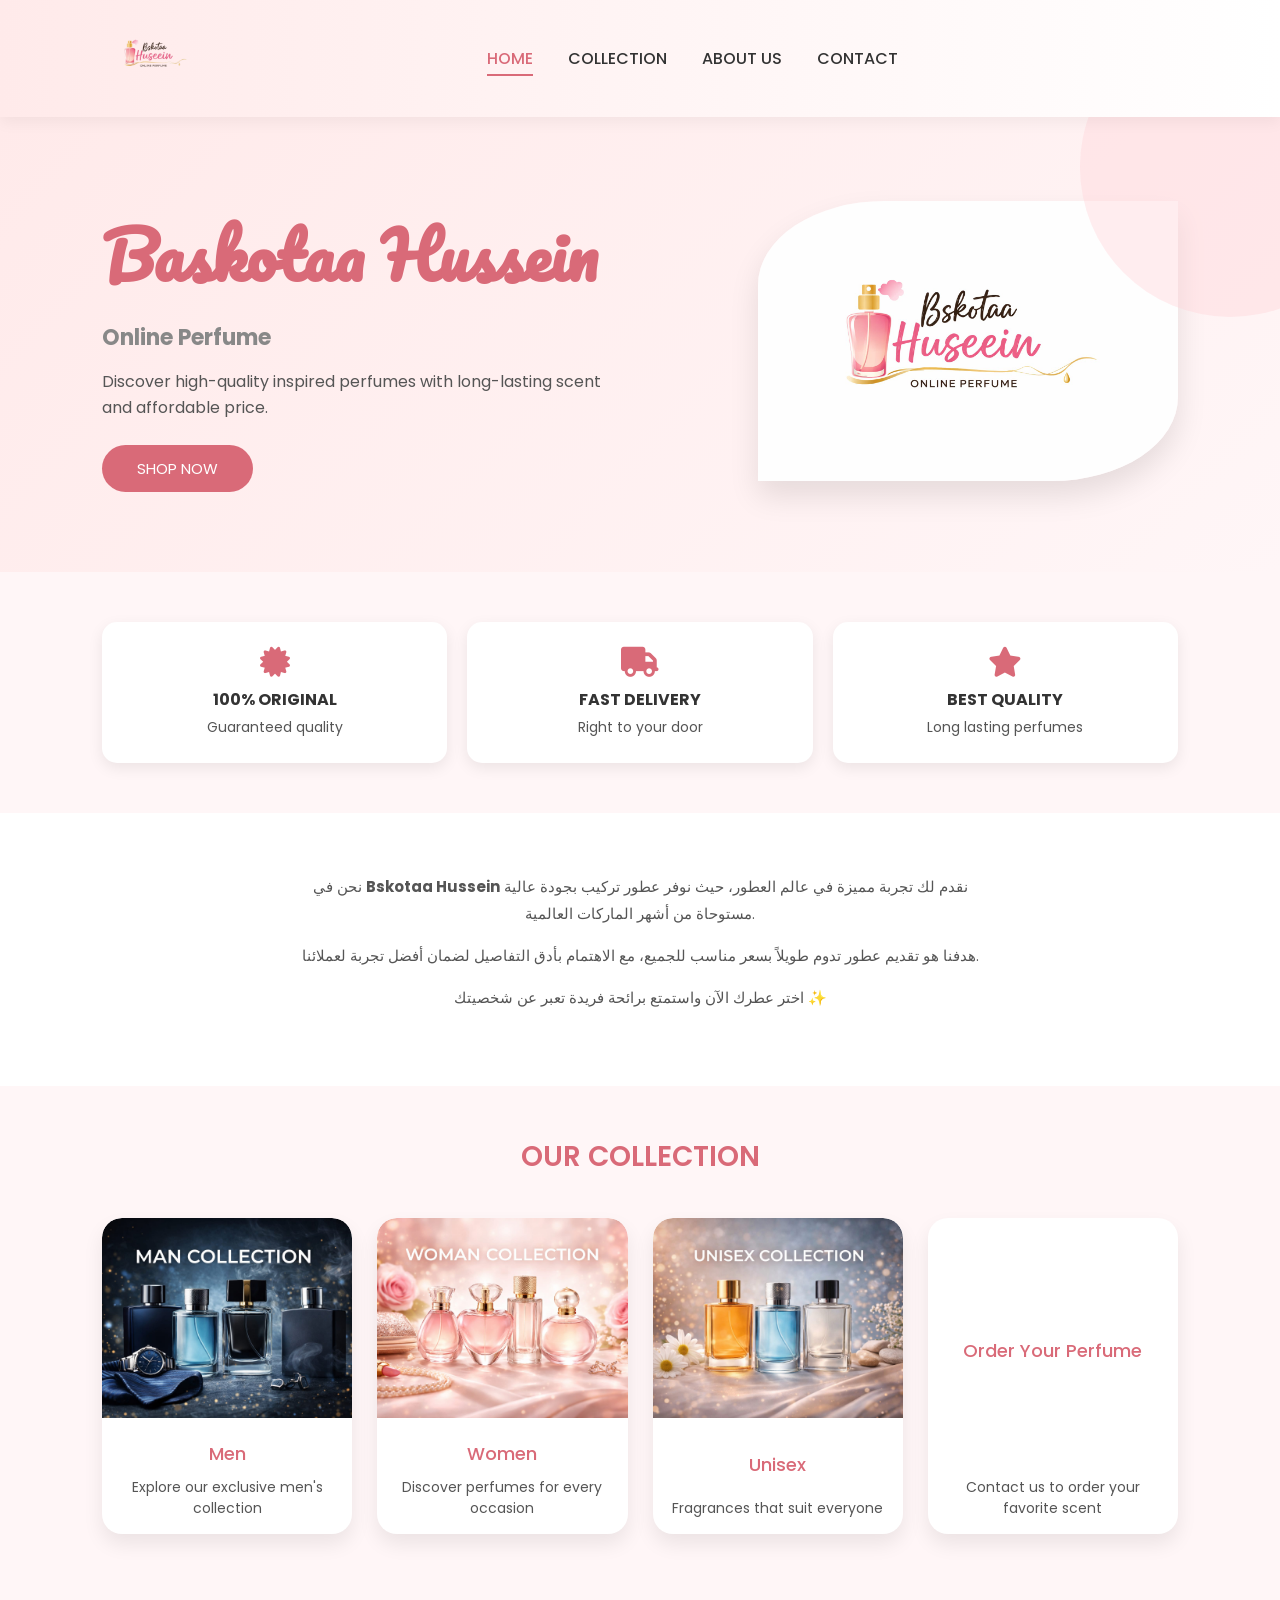
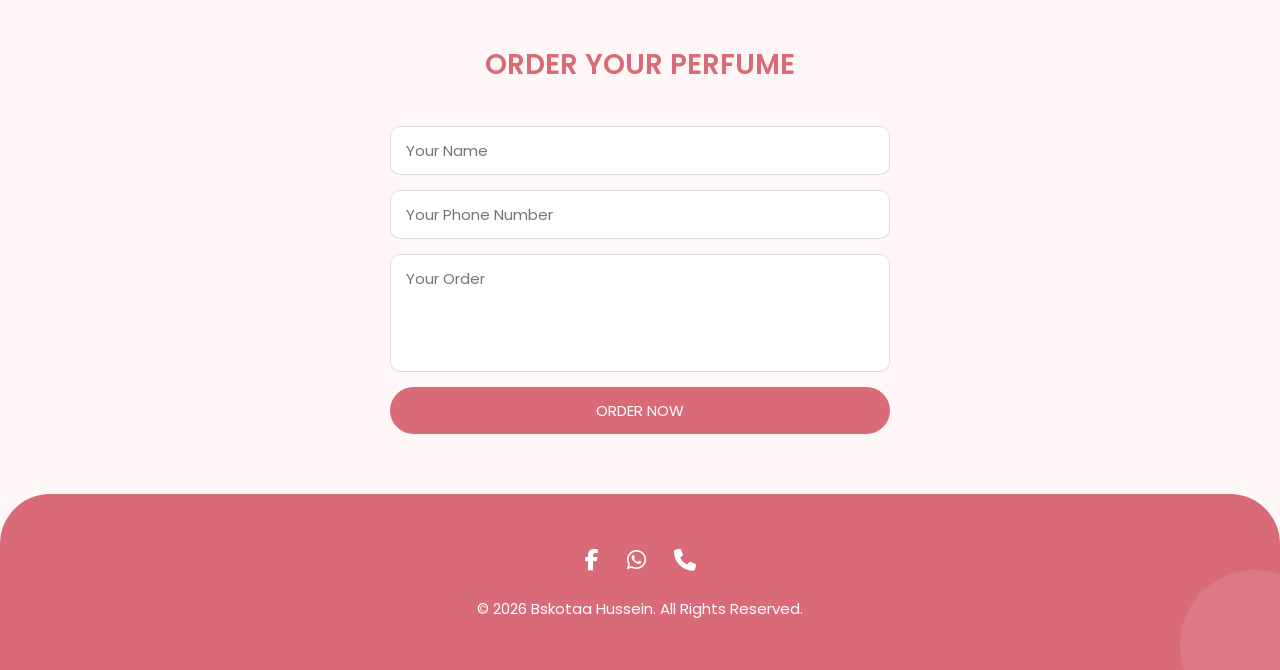
<file: index.html>
<!DOCTYPE html>
<html lang="en">
<head>
<meta charset="UTF-8">
<meta name="viewport" content="width=device-width, initial-scale=1.0">
<title>Bskotaa Hussein Online Perfume</title>

<!-- Fonts -->
<link href="https://fonts.googleapis.com/css2?family=Pacifico&family=Poppins:wght@300;400;500;600&display=swap" rel="stylesheet">

<!-- Icons -->
<link rel="stylesheet" href="https://cdnjs.cloudflare.com/ajax/libs/font-awesome/6.5.0/css/all.min.css">

<!-- CSS -->
<link rel="stylesheet" href="style.css">
</head>
<body>

<!-- Navbar -->
<header class="navbar-new">
  <div class="logo">
    <a href="#"><img src="logo-removebg-preview.jpg" alt="Bskotaa Logo"></a>
  </div>
  <nav class="nav-links">
    <a class="active" href="#">HOME</a>
    <a href="#collection">COLLECTION</a>
    <a href="#about">ABOUT US</a>
    <a href="#contact">CONTACT</a>
  </nav>
  <div class="icons">
    <i class="fa-solid fa-bars menu-toggle"></i>
  </div>
</header>

<!-- Hero Section -->
<section class="hero-new">
  <div class="hero-text">
    <h1>Baskotaa Hussein</h1>
    <h2>Online Perfume</h2>
    <p>Discover high-quality inspired perfumes with long-lasting scent and affordable price.</p>
    <button class="btn-shop">SHOP NOW</button>
  </div>
  <div class="hero-image">
    <a href="#collection">
      <img src="logo.jpeg" alt="Perfume Display">
    </a>
  </div>
</section>

<!-- Features Section -->
<section class="features-new">
  <div class="feature">
    <i class="fa-solid fa-certificate"></i>
    <h3>100% ORIGINAL</h3>
    <p>Guaranteed quality</p>
  </div>
  <div class="feature">
    <i class="fa-solid fa-truck"></i>
    <h3>FAST DELIVERY</h3>
    <p>Right to your door</p>
  </div>
  <div class="feature">
    <i class="fa-solid fa-star"></i>
    <h3>BEST QUALITY</h3>
    <p>Long lasting perfumes</p>
  </div>
</section>

<!-- About Section -->
<section id="about" class="about">
  <div class="about-text">
    <p>
      نحن في <strong>Bskotaa Hussein</strong> نقدم لك تجربة مميزة في عالم العطور،
      حيث نوفر عطور تركيب بجودة عالية مستوحاة من أشهر الماركات العالمية.
    </p>
    <p>
      هدفنا هو تقديم عطور تدوم طويلاً بسعر مناسب للجميع،
      مع الاهتمام بأدق التفاصيل لضمان أفضل تجربة لعملائنا.
    </p>
    <p>
      اختر عطرك الآن واستمتع برائحة فريدة تعبر عن شخصيتك ✨
    </p>
  </div>
</section>

<!-- Collection Section -->
<section id="collection" class="collection">
  <h2 class="section-title">OUR COLLECTION</h2>
  <div class="collection-container">
    <div class="collection-card">
      <a href="men.html"><img src="man1.jpeg" alt="Men Perfume"></a>
      <h3>Men</h3>
      <p>Explore our exclusive men's collection</p>
      <!-- <button>SHOP NOW</button> -->
    </div>
    <div class="collection-card">
      <a href="women.html"><img src="woman.jpeg" alt="Women Perfume"></a>
      <h3>Women</h3>
      <p>Discover perfumes for every occasion</p>
      <!-- <button>SHOP NOW</button> -->
    </div>
    <div class="collection-card">
      <a href="#unisex-products"><img src="unisex.jpeg" alt="Unisex Perfume"></a>
      <h3>Unisex</h3>
      <p>Fragrances that suit everyone</p>
      <!-- <button>SHOP NOW</button> -->
    </div>
    <div class="collection-card">
      <a href="#order-form"></a>
      <h3>Order Your Perfume</h3>
      <p>Contact us to order your favorite scent</p>
      <!-- <button>ORDER NOW</button> -->
    </div>
  </div>
</section>

<!-- Order Form Section -->
<section id="order-form" class="order-form">
  <h2 class="section-title">ORDER YOUR PERFUME</h2>
  <div class="order-container">
    <form id="orderForm">
      <input type="text" id="name" placeholder="Your Name" required>
      <input type="tel" id="phone" placeholder="Your Phone Number" required>
      <textarea id="orderDetails" placeholder="Your Order" rows="4" required></textarea>
      <button type="submit">ORDER NOW</button>
    </form>
  </div>
</section>

<!-- Footer Section -->
<footer>
  <div class="footer-icons">
    <a href="https://www.facebook.com/people/Bskotaa-Hussein-online-perfume/61559836307776/?mibextid=JRoKGi" target="_blank"><i class="fab fa-facebook-f"></i></a>
    <a href="https://wa.me/201205232385" target="_blank"><i class="fab fa-whatsapp"></i></a>
    <a href="tel:+201205232385"><i class="fas fa-phone"></i></a>
  </div>
  <p>&copy; 2026 Bskotaa Hussein. All Rights Reserved.</p>
</footer>

<!-- JS -->
<script>
const menuToggle = document.querySelector('.menu-toggle');
const navLinks = document.querySelector('.nav-links');

// فتح/غلق القائمة عند الضغط على الهامبرغر
menuToggle.onclick = () => navLinks.classList.toggle('active');

// إغلاق القائمة تلقائيًا عند الضغط على أي رابط داخلها
document.querySelectorAll('.nav-links a').forEach(link => {
  link.addEventListener('click', () => {
    navLinks.classList.remove('active');
  });
});

document.getElementById('orderForm').addEventListener('submit', function(e){
  e.preventDefault();
  
  const name = document.getElementById('name').value.trim();
  const phone = document.getElementById('phone').value.trim();
  const details = document.getElementById('orderDetails').value.trim();

  if(!name || !phone || !details){
    alert("Please fill all fields!");
    return;
  }

  const message = `Hello! I want to place an order.%0AName: ${name}%0APhone: ${phone}%0AOrder: ${details}`;
  const whatsappNumber = "201205232385"; // ضع رقم الواتساب بدون +
  const url = `https://wa.me/${whatsappNumber}?text=${message}`;
  window.open(url, '_blank');
  
  // إعادة تعيين النموذج
  this.reset();
});
</script>

</body>
</html>
</file>
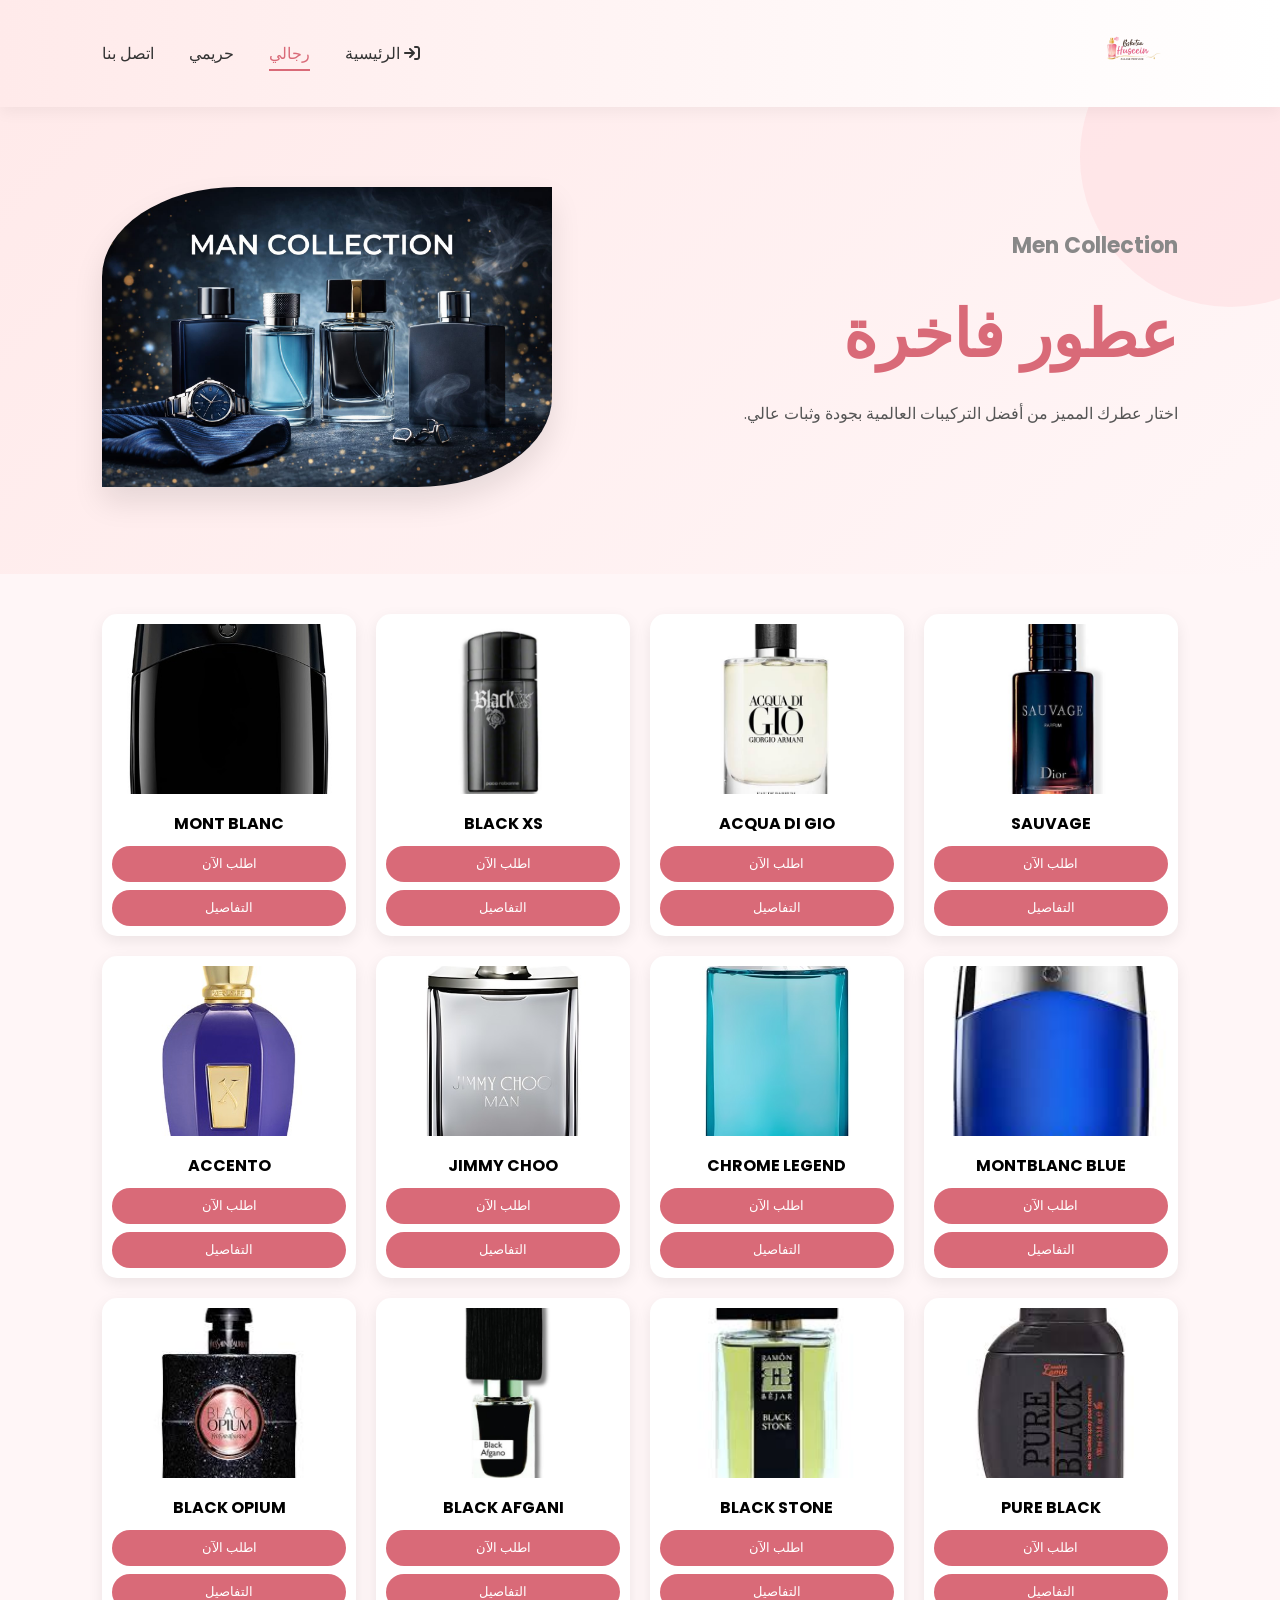
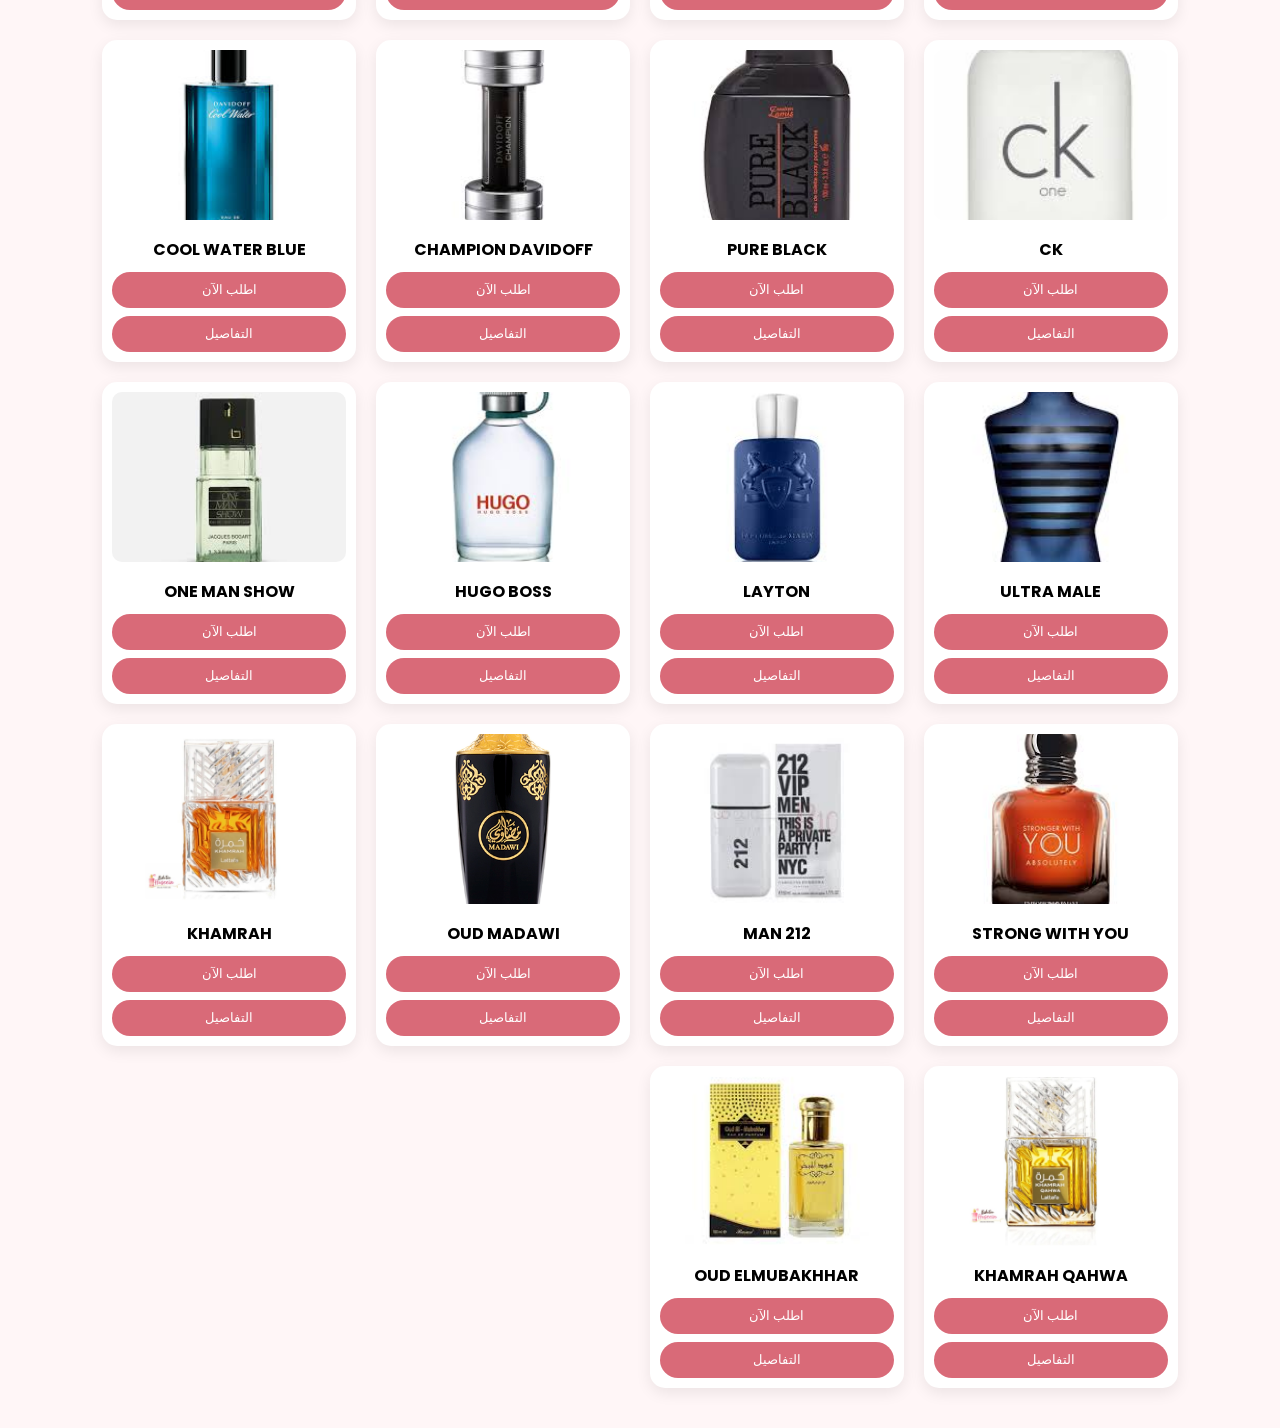
<file: men.html>
<!DOCTYPE html>
<html lang="ar" dir="rtl">
<head>
<meta charset="UTF-8">
<meta name="viewport" content="width=device-width, initial-scale=1.0">
<title>منتجات رجالي - Perfume Store</title>

<!-- Fonts -->
<link href="https://fonts.googleapis.com/css2?family=Pacifico&family=Poppins:wght@300;400;500;600&display=swap" rel="stylesheet">

<!-- Icons -->
<link rel="stylesheet" href="https://cdnjs.cloudflare.com/ajax/libs/font-awesome/6.5.0/css/all.min.css">

<style>
*{margin:0;padding:0;box-sizing:border-box;font-family:'Poppins',sans-serif;}
body{background:#fff6f7;}

/* Navbar */
.navbar-new{
display:flex;
align-items:center;
justify-content:space-between;
padding:20px 8%;
background:linear-gradient(90deg,#ffeaea,#ffffff);
position:sticky;
top:0;
z-index:1000;
box-shadow:0 5px 15px rgba(0,0,0,0.05);
transition:0.3s;
}
.navbar-new:hover{
box-shadow:0 5px 20px rgba(0,0,0,0.15);
}
.logo img{height:60px;}
.nav-links{
display:flex;
gap:35px;
font-weight:500;
}
.nav-links a{
text-decoration:none;
color:#333;
position:relative;
transition:0.3s;
}
.nav-links a:hover,
.nav-links a.active{
color:#d96a78;
}
.nav-links a::after{
content:'';
position:absolute;
width:0%;
height:2px;
background:#d96a78;
left:0;
bottom:-5px;
transition:0.3s;
}
.nav-links a:hover::after,
.nav-links a.active::after{
width:100%;
}
.menu-toggle{
display:none;
font-size:28px;
color:#d96a78;
cursor:pointer;
}

/* Mobile Navbar */
@media(max-width:768px){
.nav-links{
position:absolute;
top:70px;
right:0;
background:white;
flex-direction:column;
width:220px;
padding:25px;
gap:20px;
box-shadow:0 5px 20px rgba(0,0,0,0.1);
transform:translateX(100%);
transition:0.4s;
border-radius:10px 0 0 10px;
}
.nav-links.active{transform:translateX(0);}
.menu-toggle{display:block;}
}

/* Hero */
.hero-new{
display:flex;
align-items:center;
justify-content:space-between;
padding:80px 8%;
background:linear-gradient(135deg,#ffeaea,#fff6f7);
flex-wrap:wrap;
position:relative;
overflow:hidden;
}
.hero-new::before{
content:"";
position:absolute;
width:300px;
height:300px;
background:#ffd1d8;
border-radius:50%;
top:-100px;
right:-100px;
opacity:0.4;
}
.hero-text{max-width:500px;z-index:2;}
.hero-text h2{font-size:22px;color:#888;margin-bottom:10px;}
.hero-text h1{font-size:65px;font-family:'Pacifico';color:#d96a78;margin-bottom:15px;}
.hero-text p{color:#555;margin-bottom:25px;line-height:1.6;}

/* Hero Image */
.hero-image{
position:relative;
z-index:2;
}
.hero-image img{
width:450px;
max-width:100%;
border-radius:30% 0 30% 0;
box-shadow:0 15px 30px rgba(0,0,0,0.1);
transition:0.5s;
}
.hero-image img:hover{
transform:scale(1.05) rotate(-2deg);
box-shadow:0 20px 40px rgba(0,0,0,0.15);
}

/* Products */
.products{padding:40px 8%;}
.products-container{
display:grid;
grid-template-columns:repeat(4,1fr);
gap:20px;
}
.product-card{
background:#fff;
padding:10px;
border-radius:15px;
box-shadow:0 5px 15px rgba(0,0,0,0.08);
transition:0.3s;
text-align:center;
}
.product-card:hover{transform:translateY(-5px);}
.product-card img{
width:100%;
height:170px;
object-fit:cover;
border-radius:10px;
}
.product-card h3{margin:10px 0;font-size:16px;}
.card-buttons{
display:flex;
flex-direction:column;
gap:8px;
margin-top:10px;
}
.order-btn,.details-btn{
background:#d96a78;
color:white;
padding:8px;
border-radius:25px;
text-decoration:none;
font-size:13px;
}

/* Popup */
.popup-overlay{
display:none;
position:fixed;
top:0;left:0;
width:100%;height:100%;
background:rgba(0,0,0,0.5);
justify-content:center;
align-items:center;
z-index:10000;
}
.popup-content{
background:white;
padding:25px;
border-radius:15px;
width:90%;
max-width:350px;
text-align:center;
position:relative;
}
.popup-content img{
width:120px;
border-radius:10px;
margin-bottom:10px;
}
.close-btn{
position:absolute;
top:10px;
right:15px;
font-size:22px;
cursor:pointer;
color:#d96a78;
}

/* Mobile */
@media(max-width:768px){
.hero-new{
flex-direction:column;
text-align:center;
padding:50px 5%;
}
.hero-text h1{font-size:45px;}
.hero-image img{
width:250px;
margin-top:20px;
border-radius:20% 0 20% 0;
}
.products-container{
grid-template-columns:repeat(2,1fr);
gap:12px;
}
.product-card img{height:140px;}
.product-card h3{font-size:14px;}
}
</style>
</head>

<body>

<!-- Navbar -->
<header class="navbar-new">
<div class="logo">
<img src="logo-removebg-preview.jpg" alt="Logo">
</div>
<nav class="nav-links">
<a href="index.html"><i class="fa-solid fa-arrow-right-to-bracket"></i> الرئيسية</a>
<a class="active">رجالي</a>
<a href="women.html">حريمي</a>
<a href="contact.html">اتصل بنا</a>
</nav>
<i class="fa-solid fa-bars menu-toggle"></i>
</header>

<!-- Hero -->
<section class="hero-new">
<div class="hero-text">
<h2>Men Collection</h2>
<h1>عطور فاخرة</h1>
<p>اختار عطرك المميز من أفضل التركيبات العالمية بجودة وثبات عالي.</p>
</div>
<div class="hero-image">
<img src="man1.jpeg" alt="Hero Image">
</div>
</section>

<!-- Products -->
<section class="products" id="products">
<div class="products-container">

<!-- Product Card Template -->
<div class="product-card">
<img src="sauvage.jpeg" alt="SAUVAGE">
<h3>SAUVAGE</h3>
<div class="card-buttons">
<a href="https://wa.me/201205232385?text=طلب SAUVAGE" class="order-btn">اطلب الآن</a>
<a href="#" class="details-btn"
data-name="SAUVAGE"
data-img="sauvage.jpeg"
data-high="تركيز عالي: 15 L.E/جرام"
data-medium="تركيز متوسط: 10 L.E/جرام">التفاصيل</a>
</div>
</div>

<div class="product-card">
<img src="ACQUA.jpeg" alt="BLACK XS">
<h3>ACQUA DI GIO</h3>
<div class="card-buttons">
<a href="https://wa.me/201205232385?text=طلب BLACK XS" class="order-btn">اطلب الآن</a>
<a href="#" class="details-btn"
data-name="ACQUA DI GIO"
data-img="ACQUA.jpeg"
data-high="تركيز عالي: 15 L.E/جرام"
data-medium="تركيز متوسط: 10 L.E/جرام">التفاصيل</a>
</div>
</div>

<div class="product-card">
<img src="black-xss.jpeg" alt="BLACK XS">
<h3>BLACK XS</h3>
<div class="card-buttons">
<a href="https://wa.me/201205232385?text=طلب BLACK XS" class="order-btn">اطلب الآن</a>
<a href="#" class="details-btn"
data-name="BLACK XS"
data-img="black-xss.jpeg"
data-high="تركيز عالي: 15 L.E/جرام"
data-medium="تركيز متوسط: 10 L.E/جرام">التفاصيل</a>
</div>
</div> 


<div class="product-card">
<img src="MONTBLANC.jpeg" alt="MONT BLANC">
<h3>MONT BLANC</h3>
<div class="card-buttons">
<a href="https://wa.me/201205232385?text=طلب MONT BLANC" class="order-btn">اطلب الآن</a>
<a href="#" class="details-btn"
data-name="MONT BLANC"
data-img="MONTBLANC.jpeg"
data-high="تركيز عالي: 15 L.E/جرام"
data-medium="تركيز متوسط: 10 L.E/جرام">التفاصيل</a>
</div>
</div> 


<div class="product-card">
<img src="mont-blue.jpg" alt="BLACK XS">
<h3>MONTBLANC BLUE</h3>
<div class="card-buttons">
<a href="https://wa.me/201205232385?text=طلب MONTBLANC BLUE" class="order-btn">اطلب الآن</a>
<a href="#" class="details-btn"
data-name="MONTBLANC BLUE"
data-img="mont-blue.jpeg"
data-high="تركيز عالي: 15 L.E/جرام"
data-medium="تركيز متوسط: 10 L.E/جرام">التفاصيل</a>
</div>
</div> 


<div class="product-card">
<img src="chrome-legend.jpg" alt="BLACK XS">
<h3>CHROME LEGEND</h3>
<div class="card-buttons">
<a href="https://wa.me/201205232385?text=طلب CHROME LEGEND" class="order-btn">اطلب الآن</a>
<a href="#" class="details-btn"
data-name="CHROME LEGEND"
data-img="chrome-legend.jpg"
data-high="تركيز عالي: 15 L.E/جرام"
data-medium="تركيز متوسط: 10 L.E/جرام">التفاصيل</a>
</div>
</div> 

<div class="product-card">
<img src="jimmy-choo.jpg" alt="BLACK XS">
<h3>JIMMY CHOO</h3>
<div class="card-buttons">
<a href="https://wa.me/201205232385?text=طلب JIMMY CHOO" class="order-btn">اطلب الآن</a>
<a href="#" class="details-btn"
data-name="JIMMY CHOO"
data-img="jimmy-choo.jpg"
data-high="تركيز عالي: 12 L.E/جرام"
data-medium="تركيز متوسط: 10 L.E/جرام">التفاصيل</a>
</div>
</div> 


<div class="product-card">
<img src="accento.jpg" alt="BLACK XS">
<h3>ACCENTO</h3>
<div class="card-buttons">
<a href="https://wa.me/201205232385?text=طلب ACCENTO" class="order-btn">اطلب الآن</a>
<a href="#" class="details-btn"
data-name="ACCENTO"
data-img="accento.jpg"
data-high="تركيز عالي: 20 L.E/جرام">التفاصيل</a>
</div>
</div> 


<div class="product-card">
<img src="pure-black.jpg" alt="BLACK XS">
<h3>PURE BLACK</h3>
<div class="card-buttons">
<a href="https://wa.me/201205232385?text=طلب PURE BLACK" class="order-btn">اطلب الآن</a>
<a href="#" class="details-btn"
data-name="PURE BLACK"
data-img="pure-black.jpg"
data-high="تركيز عالي: 10 L.E/جرام"
data-medium="تركيز متوسط: 5 L.E/جرام">التفاصيل</a>
</div>
</div> 


<div class="product-card">
<img src="black-stone.jpg" alt="BLACK XS">
<h3>BLACK STONE</h3>
<div class="card-buttons">
<a href="https://wa.me/201205232385?text=طلب JIMMY CHOO" class="order-btn">اطلب الآن</a>
<a href="#" class="details-btn"
data-name="BLACK STONE"
data-img="black-stone.jpg"
data-high="تركيز عالي: 15 L.E/جرام">التفاصيل</a>
</div>
</div> 

<div class="product-card">
<img src="black.jpeg" alt="BLACK AFGANI">
<h3>BLACK AFGANI</h3>
<div class="card-buttons">
<a href="https://wa.me/201205232385?text=طلب BLACK AFGANI" class="order-btn">اطلب الآن</a>
<a href="#" class="details-btn"
data-name="BLACK AFGANI"
data-img="black.jpeg"
data-high="تركيز عالي: 20 L.E/جرام"
data-medium="تركيز متوسط: 10 L.E/جرام">التفاصيل</a>
</div>
</div>


<div class="product-card">
<img src="black-opium.jpg" alt="BLACK XS">
<h3>BLACK OPIUM</h3>
<div class="card-buttons">
<a href="https://wa.me/201205232385?text=طلب BLACK OPIUM" class="order-btn">اطلب الآن</a>
<a href="#" class="details-btn"
data-name="BLACK OPIUM"
data-img="black-opium.jpg"
data-high="تركيز عالي: 10 L.E/جرام">التفاصيل</a>
</div>
</div>




<div class="product-card">
<img src="CK.jpg" alt="BLACK XS">
<h3>CK</h3>
<div class="card-buttons">
<a href="https://wa.me/201205232385?text=طلب CK" class="order-btn">اطلب الآن</a>
<a href="#" class="details-btn"
data-name="CK"
data-img="CK.jpg"
data-high="تركيز عالي: 10 L.E/جرام">التفاصيل</a>
</div>
</div>


<div class="product-card">
<img src="pure-black.jpg" alt="BLACK XS">
<h3>PURE BLACK</h3>
<div class="card-buttons">
<a href="https://wa.me/201205232385?text=طلب PURE BLACK" class="order-btn">اطلب الآن</a>
<a href="#" class="details-btn"
data-name="PURE BLACK"
data-img="pure-black.jpg"
data-high="تركيز عالي: 10 L.E/جرام"
data-medium="تركيز متوسط: 5 L.E/جرام">التفاصيل</a>
</div>
</div>

<div class="product-card">
<img src="chanpion-davidoff.jpg" alt="BLACK XS">
<h3>CHAMPION DAVIDOFF</h3>
<div class="card-buttons">
<a href="https://wa.me/201205232385?text=طلب CHAMPION DAVIDOFF" class="order-btn">اطلب الآن</a>
<a href="#" class="details-btn"
data-name="CHAMPION DAVIDOFF"
data-img="chanpion-davidoff.jpg"
data-high="تركيز عالي: 10 L.E/جرام"
data-medium="تركيز متوسط: 7 L.E/جرام">التفاصيل</a>
</div>
</div> 


<div class="product-card">
<img src="cool-water.jpg" alt="BLACK XS">
<h3>COOL WATER BLUE</h3>
<div class="card-buttons">
<a href="https://wa.me/201205232385?text=طلب COOL WATER BLUE" class="order-btn">اطلب الآن</a>
<a href="#" class="details-btn"
data-name="COOL WATER BLUE"
data-img="cool-water.jpg"
data-high="تركيز عالي: 10 L.E/جرام">التفاصيل</a>
</div>
</div> 



<div class="product-card">
<img src="ultra-male.jpg" alt="BLACK XS">
<h3>ULTRA MALE</h3>
<div class="card-buttons">
<a href="https://wa.me/201205232385?text=طلب ULTRA MALE" class="order-btn">اطلب الآن</a>
<a href="#" class="details-btn"
data-name="ULTRA MALE"
data-img="ultra-male.jpg"
data-high="تركيز عالي: 13 L.E/جرام">التفاصيل</a>
</div>
</div> 

<div class="product-card">
<img src="layton.jpg" alt="BLACK XS">
<h3>LAYTON</h3>
<div class="card-buttons">
<a href="https://wa.me/201205232385?text=طلب PERFUME LAYTON" class="order-btn">اطلب الآن</a>
<a href="#" class="details-btn"
data-name="LAYTON"
data-img="layton.jpg"
data-high="تركيز عالي: 20 L.E/جرام">التفاصيل</a>
</div>
</div> 

<div class="product-card">
<img src="hugo-boss.jpg" alt="BLACK XS">
<h3>HUGO BOSS</h3>
<div class="card-buttons">
<a href="https://wa.me/201205232385?text=طلب HUGO BOSS" class="order-btn">اطلب الآن</a>
<a href="#" class="details-btn"
data-name="HUGO BOSS"
data-img="hugo-boss.jpg"
data-high="تركيز عالي: 12 L.E/جرام"
data-medium="تركيز متوسط: 7 L.E/جرام">التفاصيل</a>
</div>
</div> 


<div class="product-card">
<img src="one-man.jpg" alt="BLACK XS">
<h3>ONE MAN SHOW</h3>
<div class="card-buttons">
<a href="https://wa.me/201205232385?text=طلب ONE MAN SHOW" class="order-btn">اطلب الآن</a>
<a href="#" class="details-btn"
data-name="ONE MAN SHOW"
data-img="one-man.jpg"
data-high="تركيز عالي: 10 L.E/جرام"
data-medium="تركيز متوسط: 7 L.E/جرام">التفاصيل</a>
</div>
</div> 



<div class="product-card">
<img src="strong.jpg" alt="BLACK AFGANI">
<h3>STRONG WITH YOU</h3>
<div class="card-buttons">
<a href="https://wa.me/201205232385?text=طلب STRONG WITH YOU" class="order-btn">اطلب الآن</a>
<a href="#" class="details-btn"
data-name="STRONG WITH YOU"
data-img="strong.jpeg"
data-high="تركيز عالي: 15 L.E/جرام"
data-medium="تركيز متوسط: 10 L.E/جرام">التفاصيل</a>
</div>
</div>

<div class="product-card">
<img src="212m.jpg" alt="BLACK AFGANI">
<h3>212 MAN</h3>
<div class="card-buttons">
<a href="https://wa.me/201205232385?text=طلب 212 MAN" class="order-btn">اطلب الآن</a>
<a href="#" class="details-btn"
data-name="212 MAN"
data-img="212m.jpeg"
data-high="تركيز عالي: 15 L.E/جرام"
data-medium="تركيز متوسط: 10 L.E/جرام">التفاصيل</a>
</div>
</div>

<div class="product-card">
<img src="oud-madawi.jpg" alt="BLACK XS">
<h3>OUD MADAWI</h3>
<div class="card-buttons">
<a href="https://wa.me/201205232385?text=طلب OUD MADAWI" class="order-btn">اطلب الآن</a>
<a href="#" class="details-btn"
data-name="OUD MADAWI"
data-img="oud-madawi.jpg"
data-high="تركيز عالي: 15 L.E/جرام"
data-medium="تركيز متوسط: 5 L.E/جرام">التفاصيل</a>
</div>
</div> 



<div class="product-card">
<img src="khamrah1.jpeg" alt="KHAMRAH">
<h3>KHAMRAH</h3>
<div class="card-buttons">
<a href="https://wa.me/201205232385?text=طلب KHAMRAH" class="order-btn">اطلب الآن</a>
<a href="#" class="details-btn"
data-name="KHAMRAH"
data-img="khamrah1.jpeg"
data-high="تركيز عالي: 15 L.E/جرام">التفاصيل</a>
</div>
</div>

<div class="product-card">
<img src="khamrah-qahwa.jpeg" alt="KHAMRAH QAHWA">
<h3>KHAMRAH QAHWA</h3>
<div class="card-buttons">
<a href="https://wa.me/201205232385?text=طلب KHAMRAH QAHWA" class="order-btn">اطلب الآن</a>
<a href="#" class="details-btn"
data-name="KHAMRAH QAHWA"
data-img="khamrah-qahwa.jpeg"
data-high="تركيز عالي: 15 L.E/جرام">التفاصيل</a>
</div>
</div>

<div class="product-card">
<img src="oud-elmubakhhar.jpg" alt="KHAMRAH QAHWA">
<h3>OUD ELMUBAKHHAR</h3>
<div class="card-buttons">
<a href="https://wa.me/201205232385?text=طلب OUD ELMUBAKHHAR" class="order-btn">اطلب الآن</a>
<a href="#" class="details-btn"
data-name="OUD ELMUBAKHHAR"
data-img="oud-elmubakhhar.jpg"
data-high="تركيز عالي: 15 L.E/جرام">التفاصيل</a>
</div>
</div>

</div>
</section>

<!-- Popup -->
<div id="product-popup" class="popup-overlay">
<div class="popup-content">
<span class="close-btn">&times;</span>
<img id="popup-img" alt="Product Image">
<h3 id="popup-name"></h3>
<p id="popup-high"></p>
<p id="popup-medium"></p>
</div>
</div>

<script>
// menu toggle
const menuToggle=document.querySelector('.menu-toggle');
const navLinks=document.querySelector('.nav-links');
menuToggle.onclick=()=>navLinks.classList.toggle('active');

// popup
const popup=document.getElementById('product-popup');
const popupImg=document.getElementById('popup-img');
const popupName=document.getElementById('popup-name');
const popupHigh=document.getElementById('popup-high');
const popupMedium=document.getElementById('popup-medium');
const closeBtn=document.querySelector('.close-btn');

document.querySelectorAll('.details-btn').forEach(btn=>{
btn.onclick=(e)=>{
e.preventDefault();
popup.style.display='flex';
popupImg.src=btn.dataset.img;
popupName.textContent=btn.dataset.name;
popupHigh.textContent=btn.dataset.high;
popupMedium.textContent=btn.dataset.medium || '';
};
});

closeBtn.onclick=()=>popup.style.display='none';
window.onclick=(e)=>{if(e.target===popup) popup.style.display='none';}
</script>

</body>
</html>
</file>
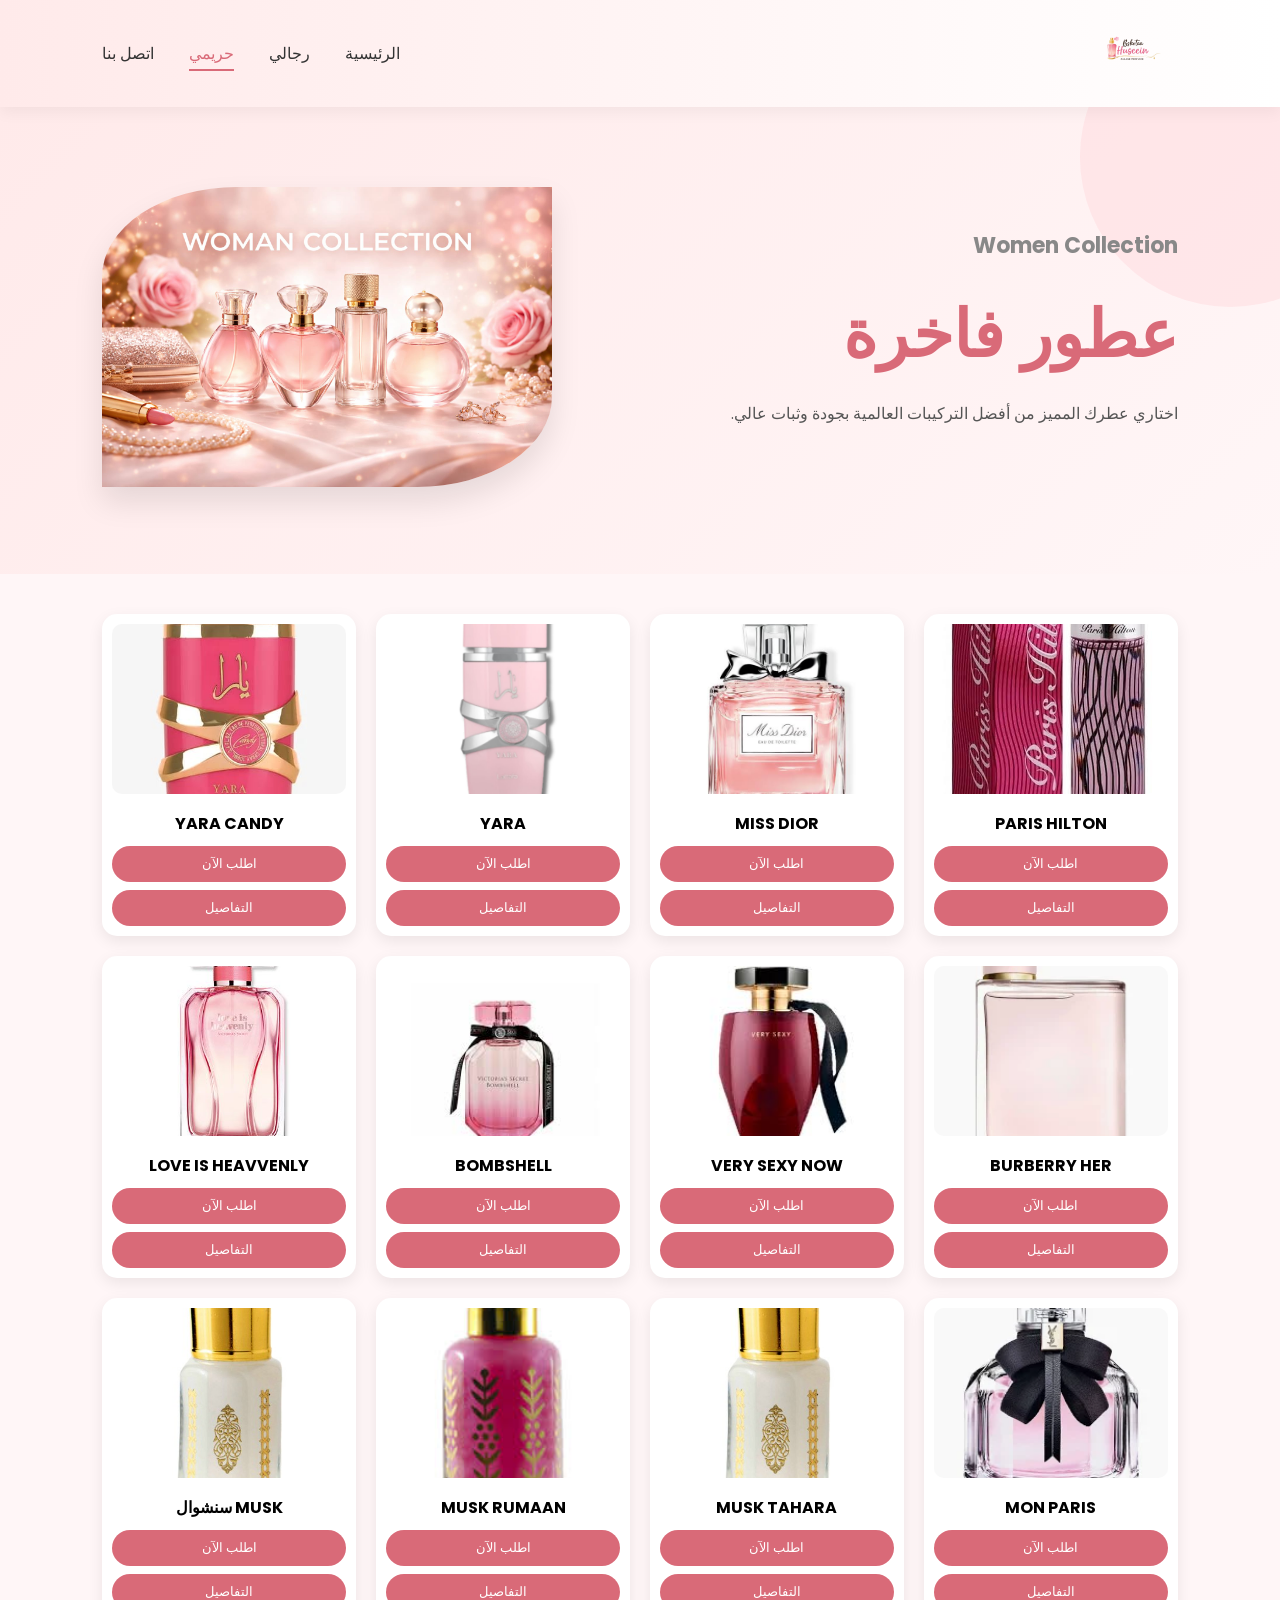
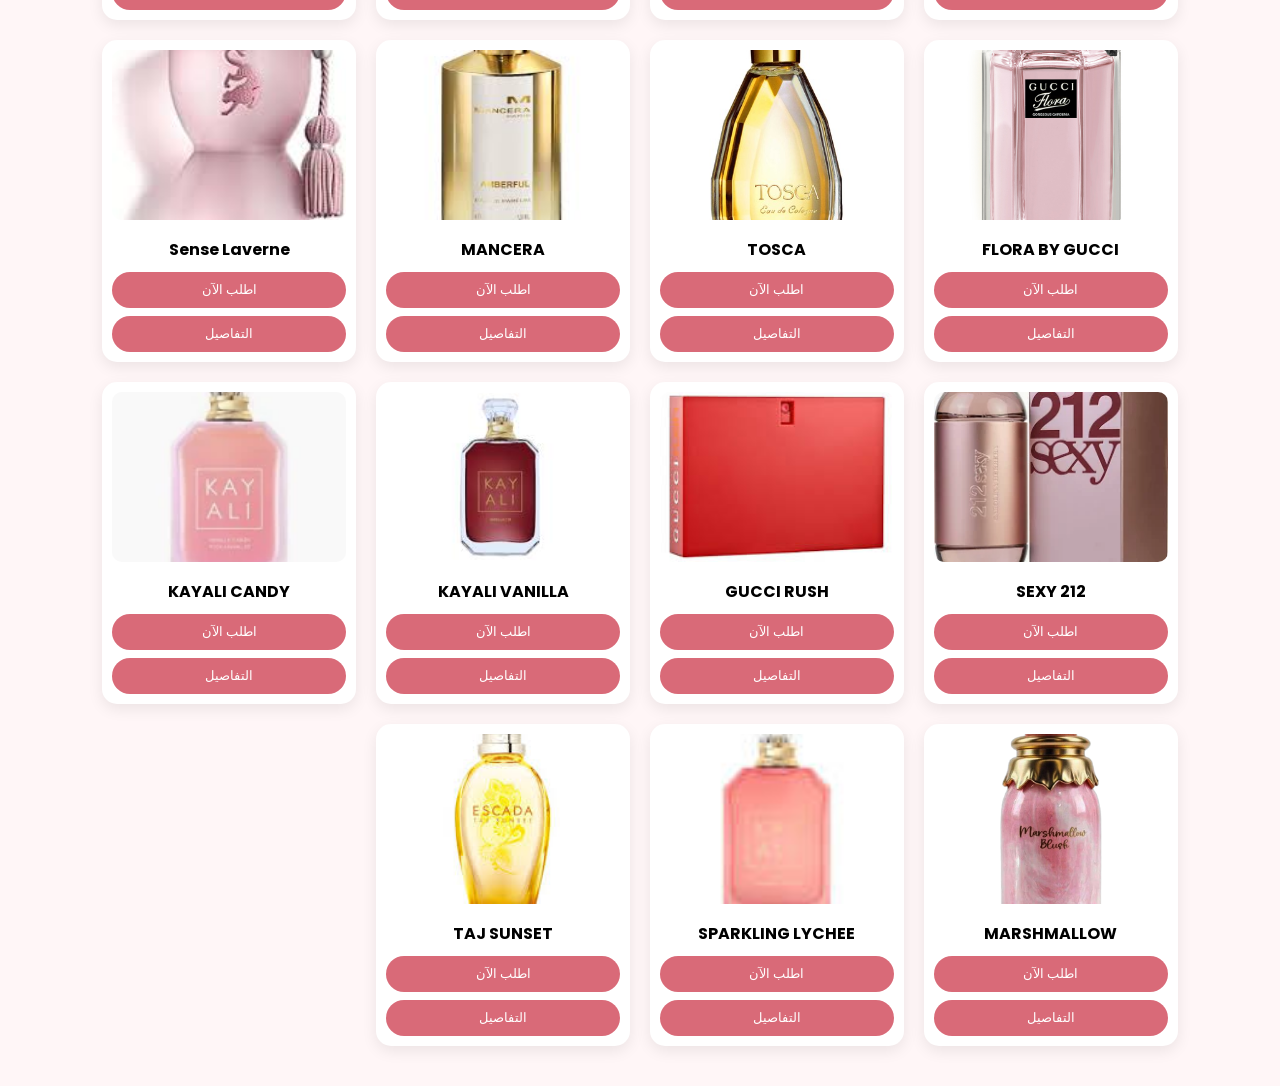
<file: women.html>
<!DOCTYPE html>
<html lang="ar" dir="rtl">
<head>
<meta charset="UTF-8">
<meta name="viewport" content="width=device-width, initial-scale=1.0">
<title>منتجات حريمي - Perfume Store</title>

<!-- Fonts -->
<link href="https://fonts.googleapis.com/css2?family=Pacifico&family=Poppins:wght@300;400;500;600&display=swap" rel="stylesheet">

<!-- Icons -->
<link rel="stylesheet" href="https://cdnjs.cloudflare.com/ajax/libs/font-awesome/6.5.0/css/all.min.css">

<style>
*{margin:0;padding:0;box-sizing:border-box;font-family:'Poppins',sans-serif;}
body{background:#fff6f7;}

/* Navbar */
.navbar-new{
display:flex;
align-items:center;
justify-content:space-between;
padding:20px 8%;
background:linear-gradient(90deg,#ffeaea,#ffffff);
position:sticky;
top:0;
z-index:1000;
box-shadow:0 5px 15px rgba(0,0,0,0.05);
transition:0.3s;
}
.navbar-new:hover{
box-shadow:0 5px 20px rgba(0,0,0,0.15);
}
.logo img{height:60px;}
.nav-links{
display:flex;
gap:35px;
font-weight:500;
}
.nav-links a{
text-decoration:none;
color:#333;
position:relative;
transition:0.3s;
}
.nav-links a:hover,
.nav-links a.active{
color:#d96a78;
}
.nav-links a::after{
content:'';
position:absolute;
width:0%;
height:2px;
background:#d96a78;
left:0;
bottom:-5px;
transition:0.3s;
}
.nav-links a:hover::after,
.nav-links a.active::after{
width:100%;
}
.menu-toggle{
display:none;
font-size:28px;
color:#d96a78;
cursor:pointer;
}

/* Mobile Navbar */
@media(max-width:768px){
.nav-links{
position:absolute;
top:70px;
right:0;
background:white;
flex-direction:column;
width:220px;
padding:25px;
gap:20px;
box-shadow:0 5px 20px rgba(0,0,0,0.1);
transform:translateX(100%);
transition:0.4s;
border-radius:10px 0 0 10px;
}
.nav-links.active{transform:translateX(0);}
.menu-toggle{display:block;}
}

/* Hero */
.hero-new{
display:flex;
align-items:center;
justify-content:space-between;
padding:80px 8%;
background:linear-gradient(135deg,#ffeaea,#fff6f7);
flex-wrap:wrap;
position:relative;
overflow:hidden;
}
.hero-new::before{
content:"";
position:absolute;
width:300px;
height:300px;
background:#ffd1d8;
border-radius:50%;
top:-100px;
right:-100px;
opacity:0.4;
}
.hero-text{max-width:500px;z-index:2;}
.hero-text h2{font-size:22px;color:#888;margin-bottom:10px;}
.hero-text h1{font-size:65px;font-family:'Pacifico';color:#d96a78;margin-bottom:15px;}
.hero-text p{color:#555;margin-bottom:25px;line-height:1.6;}

/* Hero Image */
.hero-image{
position:relative;
z-index:2;
}
.hero-image img{
width:450px;
max-width:100%;
border-radius:30% 0 30% 0;
box-shadow:0 15px 30px rgba(0,0,0,0.1);
transition:0.5s;
}
.hero-image img:hover{
transform:scale(1.05) rotate(-2deg);
box-shadow:0 20px 40px rgba(0,0,0,0.15);
}

/* Products */
.products{padding:40px 8%;}
.products-container{
display:grid;
grid-template-columns:repeat(4,1fr);
gap:20px;
}
.product-card{
background:#fff;
padding:10px;
border-radius:15px;
box-shadow:0 5px 15px rgba(0,0,0,0.08);
transition:0.3s;
text-align:center;
}
.product-card:hover{transform:translateY(-5px);}
.product-card img{
width:100%;
height:170px;
object-fit:cover;
border-radius:10px;
}
.product-card h3{margin:10px 0;font-size:16px;}
.card-buttons{
display:flex;
flex-direction:column;
gap:8px;
margin-top:10px;
}
.order-btn,.details-btn{
background:#d96a78;
color:white;
padding:8px;
border-radius:25px;
text-decoration:none;
font-size:13px;
}

/* Popup */
.popup-overlay{
display:none;
position:fixed;
top:0;left:0;
width:100%;height:100%;
background:rgba(0,0,0,0.5);
justify-content:center;
align-items:center;
z-index:10000;
}
.popup-content{
background:white;
padding:25px;
border-radius:15px;
width:90%;
max-width:350px;
text-align:center;
position:relative;
}
.popup-content img{
width:120px;
border-radius:10px;
margin-bottom:10px;
}
.close-btn{
position:absolute;
top:10px;
right:15px;
font-size:22px;
cursor:pointer;
color:#d96a78;
}

/* Mobile */
@media(max-width:768px){
.hero-new{
flex-direction:column;
text-align:center;
padding:50px 5%;
}
.hero-text h1{font-size:45px;}
.hero-image img{
width:250px;
margin-top:20px;
border-radius:20% 0 20% 0;
}
.products-container{
grid-template-columns:repeat(2,1fr);
gap:12px;
}
.product-card img{height:140px;}
.product-card h3{font-size:14px;}
}
</style>
</head>

<body>

<!-- Navbar -->
<header class="navbar-new">
<div class="logo">
<img src="logo-removebg-preview.jpg">
</div>
<nav class="nav-links">
<a href="index.html">الرئيسية</a>
<a href="men.html">رجالي</a>
<a class="active">حريمي</a>
<a href="contact.html">اتصل بنا</a>
</nav>
<i class="fa-solid fa-bars menu-toggle"></i>
</header>

<!-- Hero -->
<section class="hero-new">
<div class="hero-text">
<h2>Women Collection</h2>
<h1>عطور فاخرة</h1>
<p>اختاري عطرك المميز من أفضل التركيبات العالمية بجودة وثبات عالي.</p>
</div>
<div class="hero-image">
<img src="woman.jpeg">
</div>
</section>

<!-- Products -->
<section class="products">
<div class="products-container">

<div class="product-card">
<img src="paris-milton.jpeg">
<h3>PARIS HILTON</h3>
<div class="card-buttons">
<a href="https://wa.me/201205232385?text=طلب PARIS HILTON" class="order-btn">اطلب الآن</a>
<a href="#" class="details-btn"
data-name="PARIS HILTON"
data-img="paris-milton.jpeg"
data-high="تركيز عالي: 10 L.E/جرام">التفاصيل</a>
</div>
</div>

<div class="product-card">
<img src="miss-dior.jpeg">
<h3>MISS DIOR</h3>
<div class="card-buttons">
<a href="https://wa.me/201205232385?text=طلب MISS DIOR" class="order-btn">اطلب الآن</a>
<a href="#" class="details-btn"
data-name="MISS DIOR"
data-img="miss-dior.jpeg"
data-high="تركيز عالي: 12 L.E/جرام">التفاصيل</a>
</div>
</div>

<div class="product-card">
<img src="yara.jpeg">
<h3>YARA</h3>
<div class="card-buttons">
<a href="https://wa.me/201205232385?text=طلب PERFUME YARA" class="order-btn">اطلب الآن</a>
<a href="#" class="details-btn"
data-name="YARA"
data-img="yara.jpeg"
data-high="تركيز عالي: 15 L.E/جرام"
data-medium="تركيز متوسط: 10 L.E/جرام">التفاصيل</a>
</div>
</div>


<div class="product-card">
<img src="yara-candy.jpeg">
<h3>YARA CANDY</h3>
<div class="card-buttons">
<a href="https://wa.me/201205232385?text=طلب PERFUME YARA CANDY" class="order-btn">اطلب الآن</a>
<a href="#" class="details-btn"
data-name="YARA CANDY"
data-img="yara-candy.jpeg"
data-high="تركيز عالي: 12 L.E/جرام"
data-medium="تركيز متوسط: 10 L.E/جرام">التفاصيل</a>
</div>
</div>



<div class="product-card">
<img src="burberry-her.jpeg">
<h3>BURBERRY HER</h3>
<div class="card-buttons">
<a href="https://wa.me/201205232385?text=طلب PERFUME BURBERRY HER" class="order-btn">اطلب الآن</a>
<a href="#" class="details-btn"
data-name="BURBERRY HER"
data-img="burberry-her.jpeg"
data-high="تركيز عالي: 15 L.E/جرام"
data-medium="تركيز متوسط: 10 L.E/جرام">التفاصيل</a>
</div>
</div>


<div class="product-card">
<img src="very-sexy.jpg">
<h3>VERY SEXY NOW</h3>
<div class="card-buttons">
<a href="https://wa.me/201205232385?text=طلب PERFUME VERY SEXY NOW" class="order-btn">اطلب الآن</a>
<a href="#" class="details-btn"
data-name="VERY SEXY NOW"
data-img="very-sexy.jpg"
data-high="تركيز عالي: 12 L.E/جرام"
data-medium="تركيز متوسط: 10 L.E/جرام">التفاصيل</a>
</div>
</div>

<div class="product-card">
<img src="bombshell.jpg">
<h3>BOMBSHELL</h3>
<div class="card-buttons">
<a href="https://wa.me/201205232385?text=طلب BOMBSHELL" class="order-btn">اطلب الآن</a>
<a href="#" class="details-btn"
data-name="BOMBSHELL"
data-img="bombshell.jpg"
data-high="تركيز عالي: 15 L.E/جرام"
data-medium="تركيب زجاجات حسب الطلب">التفاصيل</a>
</div>
</div>


<div class="product-card">
<img src="love-is-heavenly.jpg">
<h3>LOVE IS HEAVVENLY</h3>
<div class="card-buttons">
<a href="https://wa.me/201205232385?text=طلب LOVE IS HEAVVENLY" class="order-btn">اطلب الآن</a>
<a href="#" class="details-btn"
data-name="LOVE IS HEAVVENLY"
data-img="love-is-heavenly.jpg"
data-high="تركيز عالي: 15 L.E/جرام"
data-medium="تركيز متوسط: 10 L.E/جرام">التفاصيل</a>
</div>
</div>


<div class="product-card">
<img src="mon-pais.jpeg">
<h3>MON PARIS</h3>
<div class="card-buttons">
<a href="https://wa.me/201205232385?text=طلب PERFUME MON PARIS" class="order-btn">اطلب الآن</a>
<a href="#" class="details-btn"
data-name="MON PARIS"
data-img="mon-pais.jpeg"
data-high="تركيز عالي: 10 L.E/جرام"
data-medium="تركيب زجاجات حسب الطلب">التفاصيل</a>
</div>
</div>

<div class="product-card">
<img src="musk-tahara.jpg">
<h3>MUSK TAHARA</h3>
<div class="card-buttons">
<a href="https://wa.me/201205232385?text=طلب MUSK TAHARA" class="order-btn">اطلب الآن</a>
<a href="#" class="details-btn"
data-name="MUSK TAHARA"
data-img="musk-tahara.jpg"
data-high="تركيز عالي: 15 L.E/جرام"
data-medium="تركيز متوسط: 10 L.E/جرام">التفاصيل</a>
</div>
</div>


<div class="product-card">
<img src="musk-ruman.jpg">
<h3>MUSK RUMAAN</h3>
<div class="card-buttons">
<a href="https://wa.me/201205232385?text=طلب MUSK RUMAAN" class="order-btn">اطلب الآن</a>
<a href="#" class="details-btn"
data-name="MUSK RUMAAN"
data-img="musk-ruman.jpg"
data-high="تركيز عالي: 12 L.E/جرام"
data-medium="تركيب زجاجات حسب الطلب">التفاصيل</a>
</div>
</div>

<div class="product-card">
<img src="musk-tahara.jpg">
<h3>MUSK سنشوال</h3>
<div class="card-buttons">
<a href="https://wa.me/201205232385?text=طلب MUSK سنشوال" class="order-btn">اطلب الآن</a>
<a href="#" class="details-btn"
data-name="MUSK سنشوال"
data-img="مسك-سنشوال.jpg"
data-high="تركيز عالي: 12 L.E/جرام"
data-medium="تركيب زجاجات حسب الطلب">التفاصيل</a>
</div>
</div>

<div class="product-card">
<img src="flora-by-gucci.jpg">
<h3>FLORA BY GUCCI</h3>
<div class="card-buttons">
<a href="https://wa.me/201205232385?text=طلب FLORA BY GUCCI" class="order-btn">اطلب الآن</a>
<a href="#" class="details-btn"
data-name="FLORA BY GUCCI"
data-img="flora-by-gucci.jpg"
data-high="تركيز عالي: 15 L.E/جرام"
data-medium="تركيز متوسط: 10 L.E/جرام">التفاصيل</a>
</div>
</div>

<div class="product-card">
<img src="tosca.jpg">
<h3>TOSCA</h3>
<div class="card-buttons">
<a href="https://wa.me/201205232385?text=طلب TOSCA" class="order-btn">اطلب الآن</a>
<a href="#" class="details-btn"
data-name="TOSCA"
data-img="tosca.jpg"
data-high="تركيز عالي: 10 L.E/جرام"
data-medium="تركيز متوسط: 7 L.E/جرام">التفاصيل</a>
</div>
</div>

<div class="product-card">
<img src="mancera.jpg">
<h3>MANCERA</h3>
<div class="card-buttons">
<a href="https://wa.me/201205232385?text=طلب MANCERA" class="order-btn">اطلب الآن</a>
<a href="#" class="details-btn"
data-name="MANCERA"
data-img="mancera.jpg"
data-high="تركيز عالي: 10 L.E/جرام"
data-medium="تركيب زجاجات حسب الطلب">التفاصيل</a>
</div>
</div>

<div class="product-card">
<img src="Sense Laverne.jpg">
<h3>Sense Laverne</h3>
<div class="card-buttons">
<a href="https://wa.me/201205232385?text=طلب Sense Laverne" class="order-btn">اطلب الآن</a>
<a href="#" class="details-btn"
data-name="Sense Laverne"
data-img="mancera.jpg"
data-high="تركيز عالي: 10 L.E/جرام"
data-medium="تركيب زجاجات حسب الطلب">التفاصيل</a>
</div>
</div>

<div class="product-card">
<img src="212.jpg">
<h3>SEXY 212</h3>
<div class="card-buttons">
<a href="https://wa.me/201205232385?text=طلب 212 SEXY" class="order-btn">اطلب الآن</a>
<a href="#" class="details-btn"
data-name="212"
data-img="212.jpg"
data-high="تركيز عالي: 15 L.E/جرام"
data-medium="تركيز متوسط: 10 L.E/جرام">التفاصيل</a>
</div>
</div>


<div class="product-card">
<img src="gucci-rush.jpg">
<h3>GUCCI RUSH</h3>
<div class="card-buttons">
<a href="https://wa.me/201205232385?text=طلب GUCCI RUSH" class="order-btn">اطلب الآن</a>
<a href="#" class="details-btn"
data-name="GUCCI RUSH"
data-img="gucci-rush.jpg"
data-high="تركيز عالي: 12 L.E/جرام"
data-medium="تركيز متوسط: 7 L.E/جرام">التفاصيل</a>
</div>
</div>

<div class="product-card">
<img src="kayali-vanilla.jpg">
<h3>KAYALI VANILLA</h3>
<div class="card-buttons">
<a href="https://wa.me/201205232385?text=طلب KAYALI VANILLA" class="order-btn">اطلب الآن</a>
<a href="#" class="details-btn"
data-name="KAYALI VANILLA"
data-img="kayali-vanilla.jpg"
data-high="تركيز عالي: 15 L.E/جرام"
data-medium="تركيب زجاجات حسب الطلب">التفاصيل</a>
</div>
</div>

<div class="product-card">
<img src="kayali-kandy.jpg">
<h3>KAYALI CANDY</h3>
<div class="card-buttons">
<a href="https://wa.me/201205232385?text=طلب KAYALI CANDY" class="order-btn">اطلب الآن</a>
<a href="#" class="details-btn"
data-name="KAYALI CANDY"
data-img="kayali-kandy.jpg"
data-high="تركيز عالي: 15 L.E/جرام"
data-medium="تركيب زجاجات حسب الطلب">التفاصيل</a>
</div>
</div>

<div class="product-card">
<img src="marshmallow.jpg">
<h3>MARSHMALLOW</h3>
<div class="card-buttons">
<a href="https://wa.me/201205232385?text=طلب Perfume marshmallow" class="order-btn">اطلب الآن</a>
<a href="#" class="details-btn"
data-name="MARSHMALLOW"
data-img="marshmallow.jpg"
data-high="تركيز عالي: 15 L.E/جرام"
data-medium="تركيب زجاجات حسب الطلب">التفاصيل</a>
</div>
</div>

<div class="product-card">
<img src="sparkling-lychee.jpg">
<h3>SPARKLING LYCHEE</h3>
<div class="card-buttons">
<a href="https://wa.me/201205232385?text=طلب PERFUME SPARKLING LYCHEE" class="order-btn">اطلب الآن</a>
<a href="#" class="details-btn"
data-name="SPARKLING LYCHEE"
data-img="sparkling-lychee.jpg"
data-high="تركيز عالي:12 L.E/جرام"
data-medium="تركيب زجاجات حسب الطلب">التفاصيل</a>
</div>
</div>


<div class="product-card">
<img src="taj-sunset.jpg">
<h3>TAJ SUNSET</h3>
<div class="card-buttons">
<a href="https://wa.me/201205232385?text=طلب PERFUME TAJ SUNSET" class="order-btn">اطلب الآن</a>
<a href="#" class="details-btn"
data-name="TAJ SUNSET"
data-img="taj-sunset.jpg"
data-high="تركيز عالي:15 L.E/جرام"
data-medium="تركيب زجاجات حسب الطلب">التفاصيل</a>
</div>
</div>

</div>
</section>

<!-- Popup -->
<div id="product-popup" class="popup-overlay">
<div class="popup-content">
<span class="close-btn">&times;</span>
<img id="popup-img">
<h3 id="popup-name"></h3>
<p id="popup-high"></p>
<p id="popup-medium"></p>
</div>
</div>

<script>
const menuToggle=document.querySelector('.menu-toggle');
const navLinks=document.querySelector('.nav-links');
menuToggle.onclick=()=>navLinks.classList.toggle('active');

const popup=document.getElementById('product-popup');
const popupImg=document.getElementById('popup-img');
const popupName=document.getElementById('popup-name');
const popupHigh=document.getElementById('popup-high');
const popupMedium=document.getElementById('popup-medium');

document.querySelectorAll('.details-btn').forEach(btn=>{
btn.onclick=(e)=>{
e.preventDefault();
popup.style.display='flex';
popupImg.src=btn.dataset.img;
popupName.textContent=btn.dataset.name;
popupHigh.textContent=btn.dataset.high;
popupMedium.textContent=btn.dataset.medium || '';
};
});

document.querySelector('.close-btn').onclick=()=>popup.style.display='none';
window.onclick=(e)=>{if(e.target===popup) popup.style.display='none';}
</script>

</body>
</html>
</file>
<file: style.css>
/* Reset & Base */
*{margin:0;padding:0;box-sizing:border-box;font-family:'Poppins',sans-serif;}
body{background:#fff6f7;}

/* Navbar */
.navbar-new {
  display:flex;
  align-items:center;
  justify-content:space-between;
  padding:20px 8%;
  background: linear-gradient(90deg,#ffeaea,#ffffff);
  position: sticky;
  top:0;
  z-index:1000;
  box-shadow: 0 5px 15px rgba(0,0,0,0.05);
}
.logo img{height:70px; transition:0.3s;}
.logo img:hover{transform:scale(1.05);}
.nav-links{display:flex;gap:35px;font-weight:500;}
.nav-links a{text-decoration:none;color:#333;position:relative;transition:0.3s;font-size:16px;}
.nav-links a:hover,.nav-links a.active{color:#d96a78;}
.nav-links a::after{content:'';position:absolute;width:0%;height:2px;background:#d96a78;left:0;bottom:-5px;transition:0.3s;}
.nav-links a:hover::after,.nav-links a.active::after{width:100%;}
.icons i{font-size:20px;margin-left:15px;cursor:pointer;color:#d96a78;transition:0.3s;}
.icons i:hover{transform:scale(1.2);}
.menu-toggle{display:none;font-size:28px;color:#d96a78;cursor:pointer;}
@media(max-width:768px){
  .nav-links{
    position:absolute;top:70px;right:0;background:#fff;flex-direction:column;width:220px;padding:25px;gap:20px;
    box-shadow:0 5px 20px rgba(0,0,0,0.1);transform:translateX(100%);transition:0.4s ease, opacity 0.4s ease;
    border-radius:10px 0 0 10px;opacity:0.95;
  }
  .nav-links.active{transform:translateX(0);}
  .menu-toggle{display:block;}
}

/* Hero */
.hero-new{
display:flex;align-items:center;justify-content:space-between;padding:80px 8%;
background:linear-gradient(135deg,#ffeaea,#fff6f7);flex-wrap:wrap;
position:relative;overflow:hidden;
}
.hero-new::before{
content:"";position:absolute;width:300px;height:300px;background:#ffd1d8;border-radius:50%;top:-100px;right:-100px;opacity:0.4;
}
.hero-text{max-width:500px;z-index:2;}
.hero-text h1{font-size:65px;font-family:'Pacifico';color:#d96a78;margin-bottom:10px;}
.hero-text h2{font-size:22px;color:#888;margin-bottom:15px;}
.hero-text p{color:#555;margin-bottom:25px;line-height:1.6;}
.btn-shop{background:#d96a78;color:white;border:none;padding:12px 35px;border-radius:30px;font-size:15px;cursor:pointer;transition:0.3s;}
.btn-shop:hover{background:#c35664;}
.hero-image img{width:420px;max-width:100%;border-radius:30% 0 30% 0;box-shadow:0 15px 30px rgba(0,0,0,0.1);cursor:pointer;}

/* Features */
.features-new{display:flex;justify-content:space-between;padding:50px 8%;flex-wrap:wrap;gap:20px;text-align:center;}
.feature{background:white;padding:25px 15px;border-radius:15px;box-shadow:0 5px 15px rgba(0,0,0,0.08);flex:1;min-width:220px;}
.feature i{font-size:30px;color:#d96a78;margin-bottom:10px;}
.feature h3{margin-bottom:5px;font-size:16px;color:#333;}
.feature p{color:#555;font-size:14px;}

/* About */
.about{padding:60px 8%;text-align:center;background:#fff;}
.about-text{max-width:700px;margin:auto;}
.about-text p{color:#555;line-height:1.8;margin-bottom:15px;font-size:15px;}

/* Collection Improved */
.collection{padding:50px 8%;background:#fff6f7;}
.collection .section-title{text-align:center;margin-bottom:40px;font-size:28px;color:#d96a78;font-weight:600;}
.collection-container{display:grid;grid-template-columns:repeat(auto-fit,minmax(220px,1fr));gap:25px;}
.collection-card{background:#fff;border-radius:20px;overflow:hidden;text-align:center;box-shadow:0 10px 20px rgba(0,0,0,0.08);display:flex;flex-direction:column;justify-content:space-between;transition:transform 0.3s,box-shadow 0.3s;}
.collection-card:hover{transform:translateY(-7px);box-shadow:0 15px 25px rgba(0,0,0,0.15);}
.collection-card img{width:100%;height:200px;object-fit:cover;border-radius:20px 20px 0 0;transition:transform 0.3s;}
.collection-card img:hover{transform:scale(1.05);}
.collection-card h3{margin:15px 0 10px;font-size:18px;color:#d96a78;font-weight:500;}
.collection-card p{font-size:14px;color:#555;margin-bottom:15px;padding:0 10px;}
.collection-card button{background:#d96a78;color:#fff;border:none;padding:12px 30px;border-radius:30px;cursor:pointer;font-size:15px;margin-bottom:15px;transition:background 0.3s,transform 0.2s;}
.collection-card button:hover{background:#c35664;transform:scale(1.05);}

/* Footer Improved */
footer{background:#d96a78;color:white;padding:50px 8%;text-align:center;position:relative;overflow:hidden;border-top-left-radius:50px;border-top-right-radius:50px;}
.footer-icons{margin-bottom:20px;}
.footer-icons a{color:white;margin:0 12px;font-size:22px;text-decoration:none;display:inline-block;transition:transform 0.3s,color 0.3s;}
.footer-icons a:hover{color:#fff6f7;transform:scale(1.2);}
footer p{font-size:15px;margin-top:15px;color:#fff;}
footer::before{content:"";position:absolute;width:150px;height:150px;background:rgba(255,255,255,0.1);border-radius:50%;bottom:-50px;right:-50px;z-index:0;}

/* Responsive */
@media(max-width:768px){
.hero-new{flex-direction:column;text-align:center;padding:50px 5%;}
.hero-text h1{font-size:45px;}
.hero-text h2{font-size:20px;}
.hero-image img{width:100%;max-width:300px;margin:20px auto 0;}
.features-new{flex-direction:column;gap:20px;}
.collection{padding:40px 5%;}
.collection .section-title{font-size:24px;}
.collection-card img{height:180px;}
.collection-card button{padding:10px 25px;font-size:14px;}
footer{padding:35px 5%;border-top-left-radius:30px;border-top-right-radius:30px;}
.footer-icons a{font-size:20px;margin:0 10px;}
footer p{font-size:14px;}
}

/* Order Form */
.order-form{
  padding:60px 8%;
  background:#fff6f7;
}
.order-form .section-title{
  text-align:center;
  margin-bottom:40px;
  font-size:28px;
  color:#d96a78;
  font-weight:600;
}
.order-container{
  max-width:500px;
  margin:0 auto;
}
.order-container form{
  display:flex;
  flex-direction:column;
  gap:15px;
}
.order-container input,
.order-container textarea{
  padding:12px 15px;
  border:1px solid #ddd;
  border-radius:10px;
  font-size:15px;
  resize:none;
  transition:0.3s;
}
.order-container input:focus,
.order-container textarea:focus{
  border-color:#d96a78;
  outline:none;
}
.order-container button{
  background:#d96a78;
  color:white;
  border:none;
  padding:12px 25px;
  border-radius:30px;
  cursor:pointer;
  font-size:15px;
  transition:0.3s;
}
.order-container button:hover{
  background:#c35664;
  transform:scale(1.05);
}

/* Responsive */
@media(max-width:768px){
  .order-container{
    width:100%;
    padding:0 10px;
  }
}
</file>
